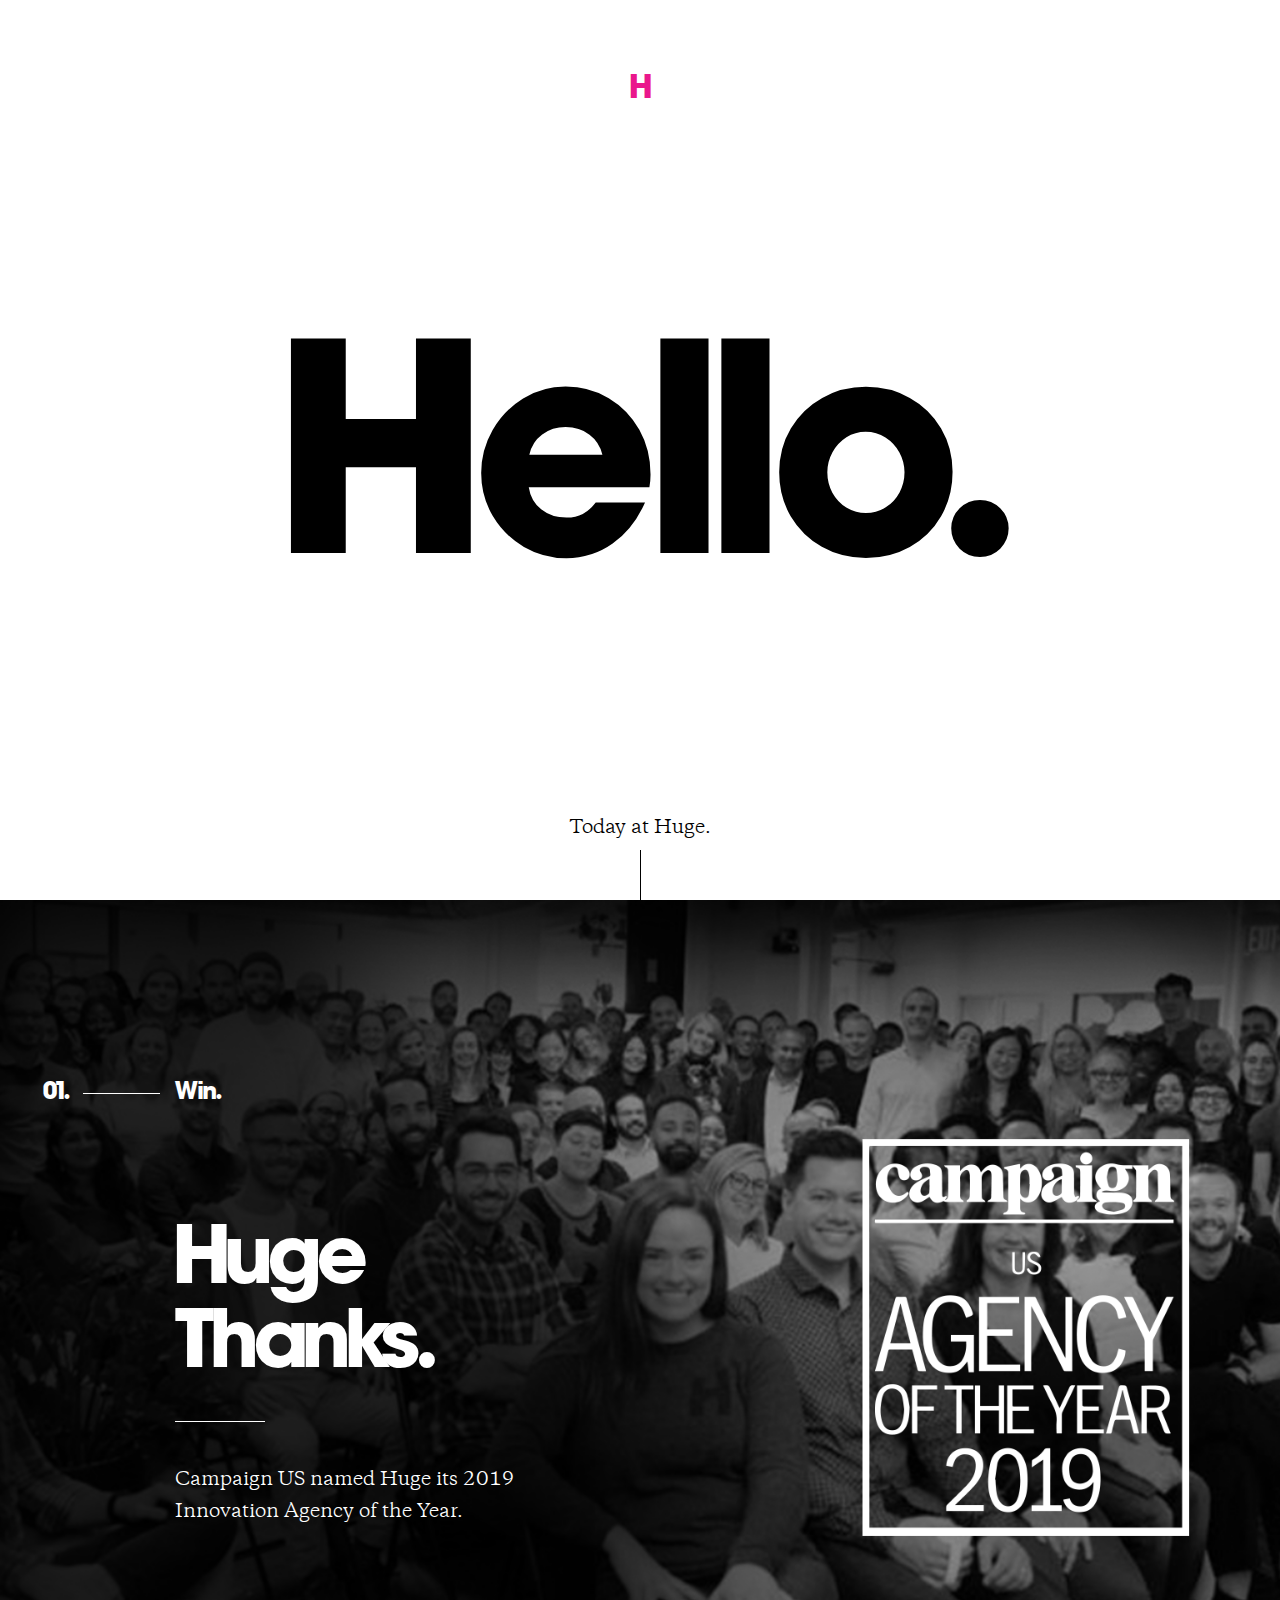
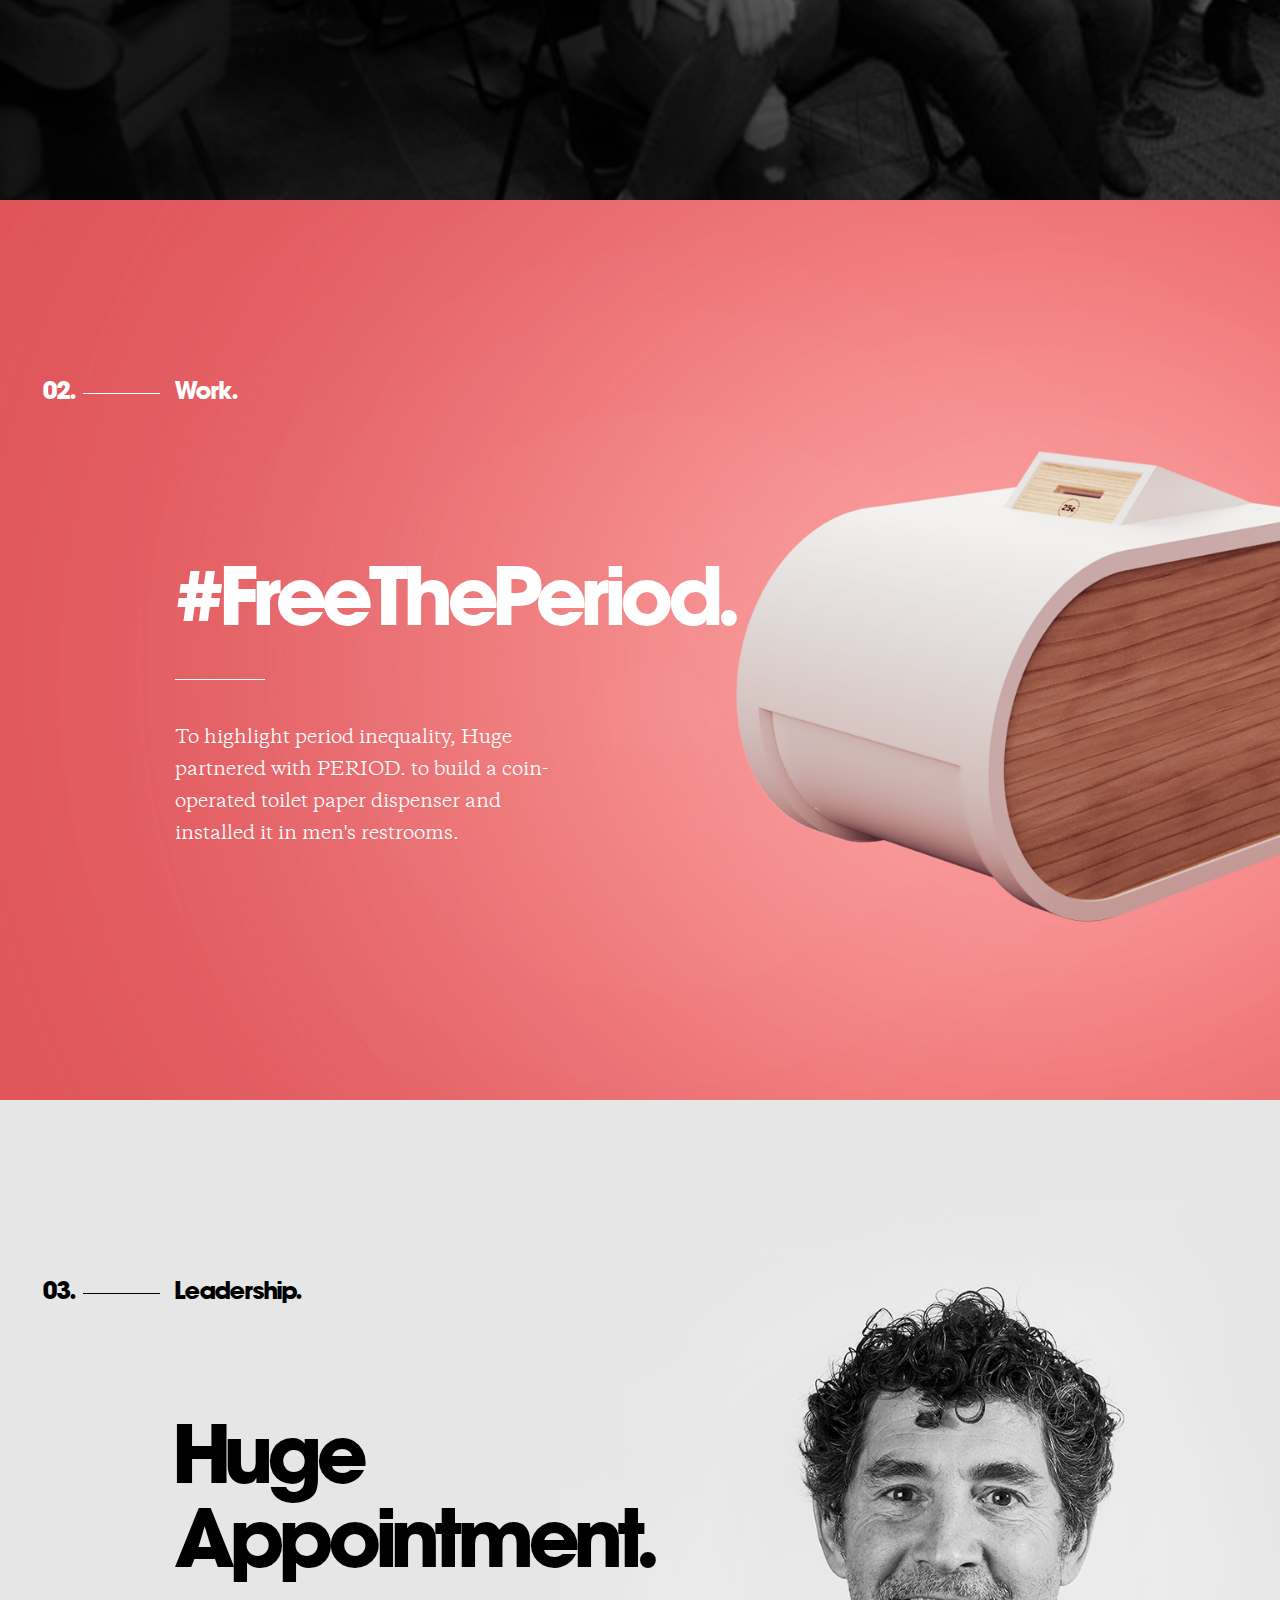
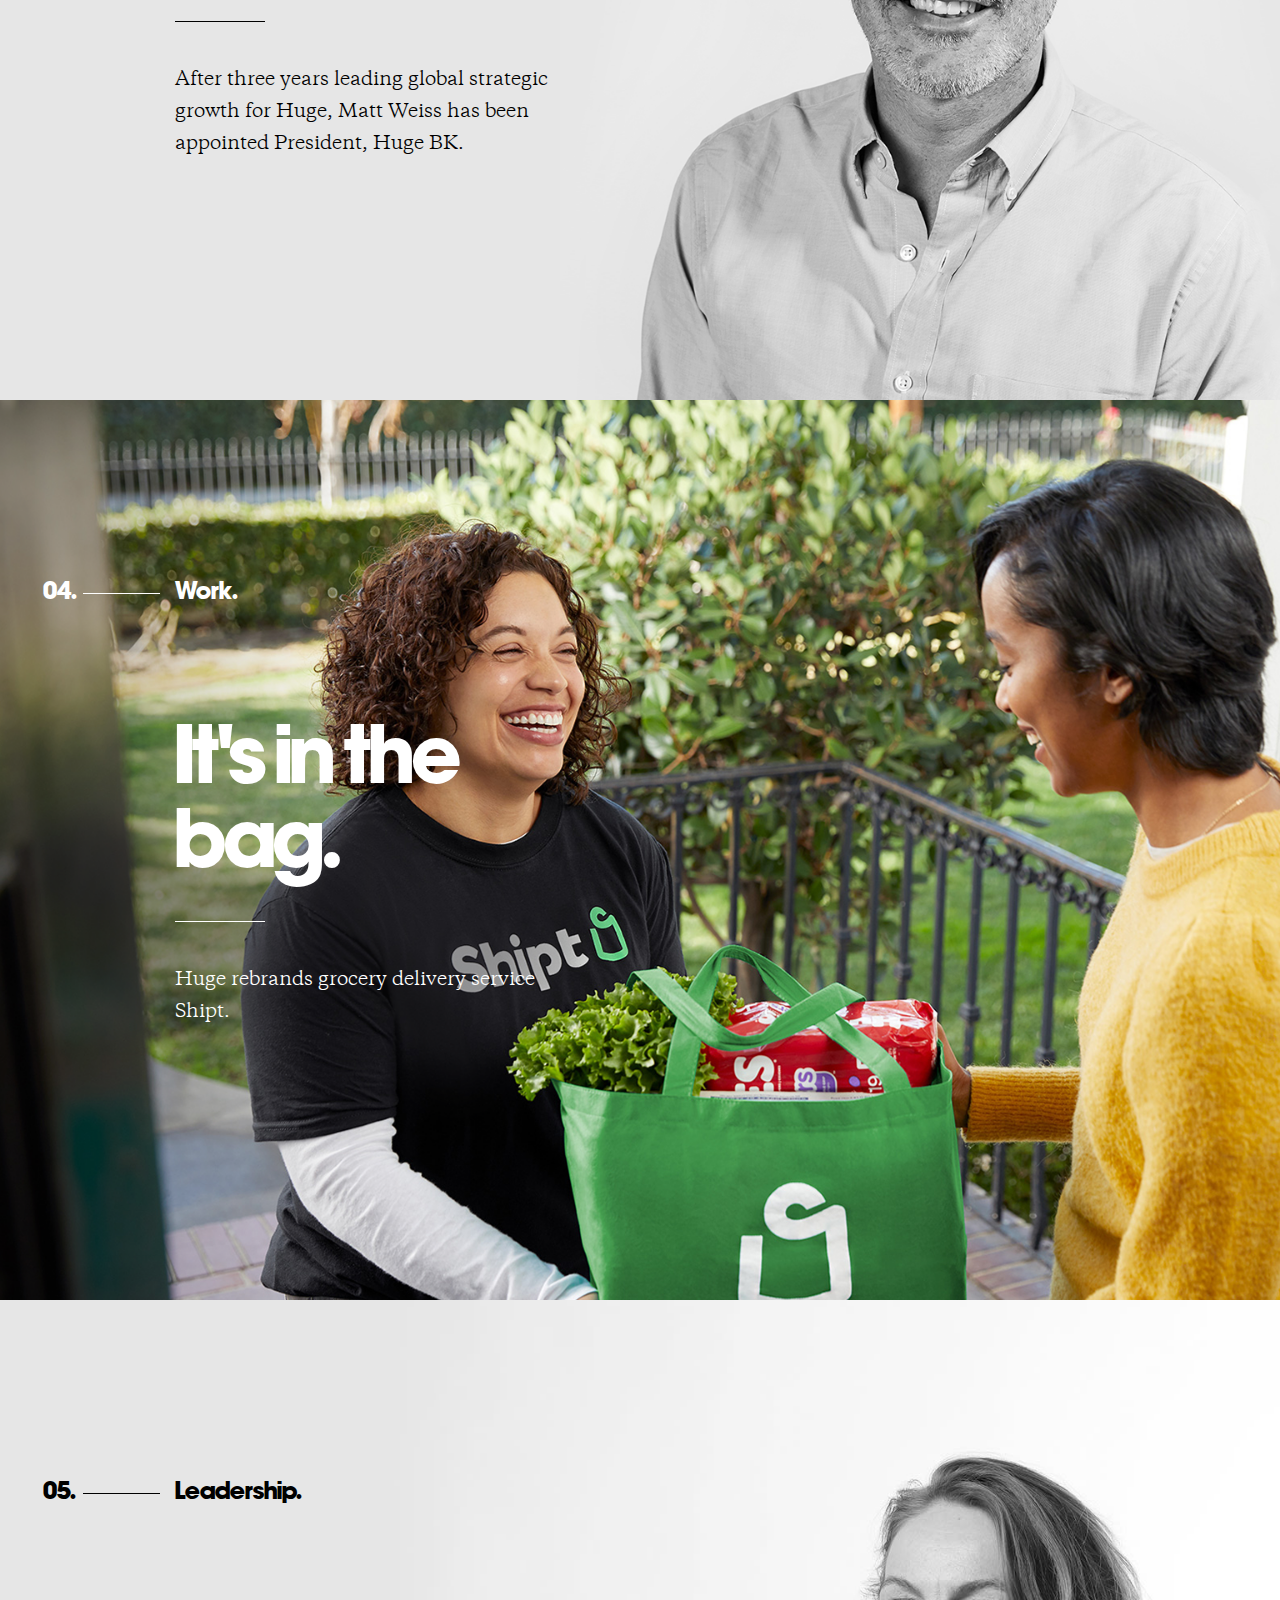
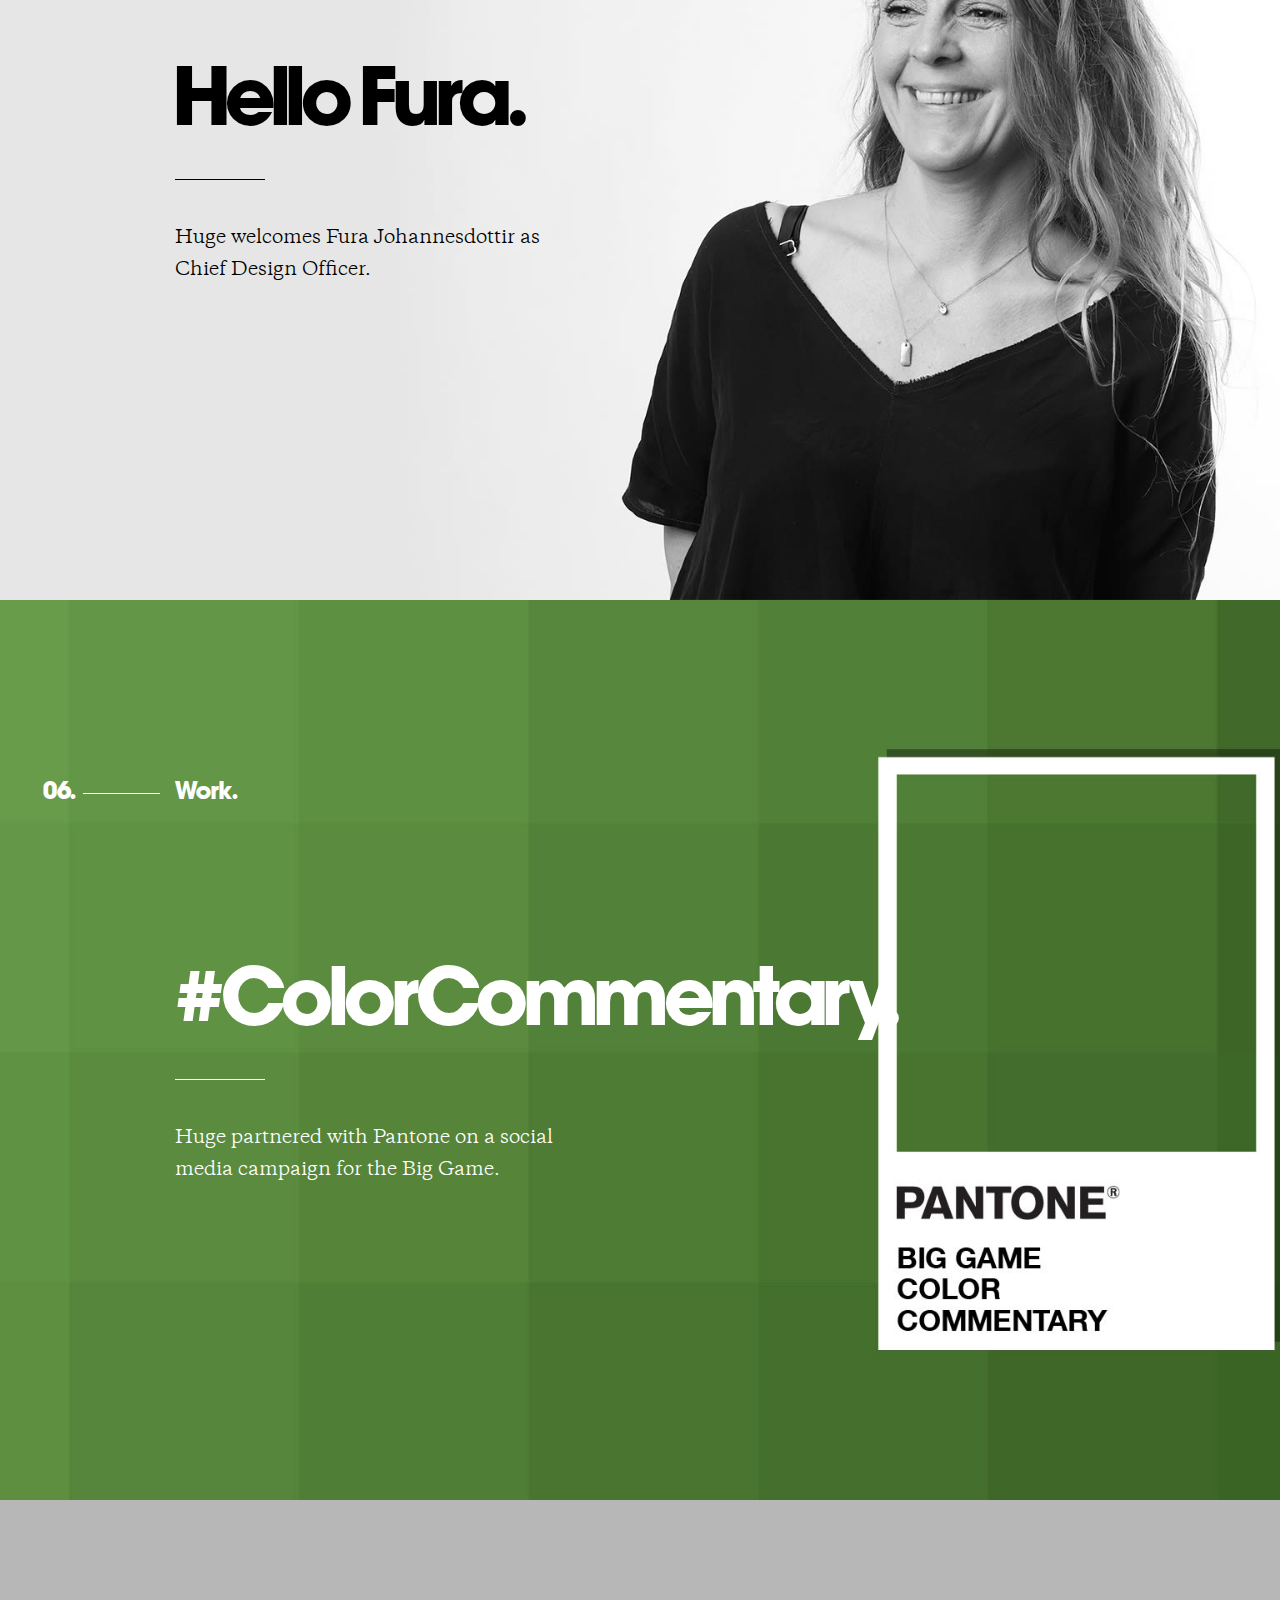
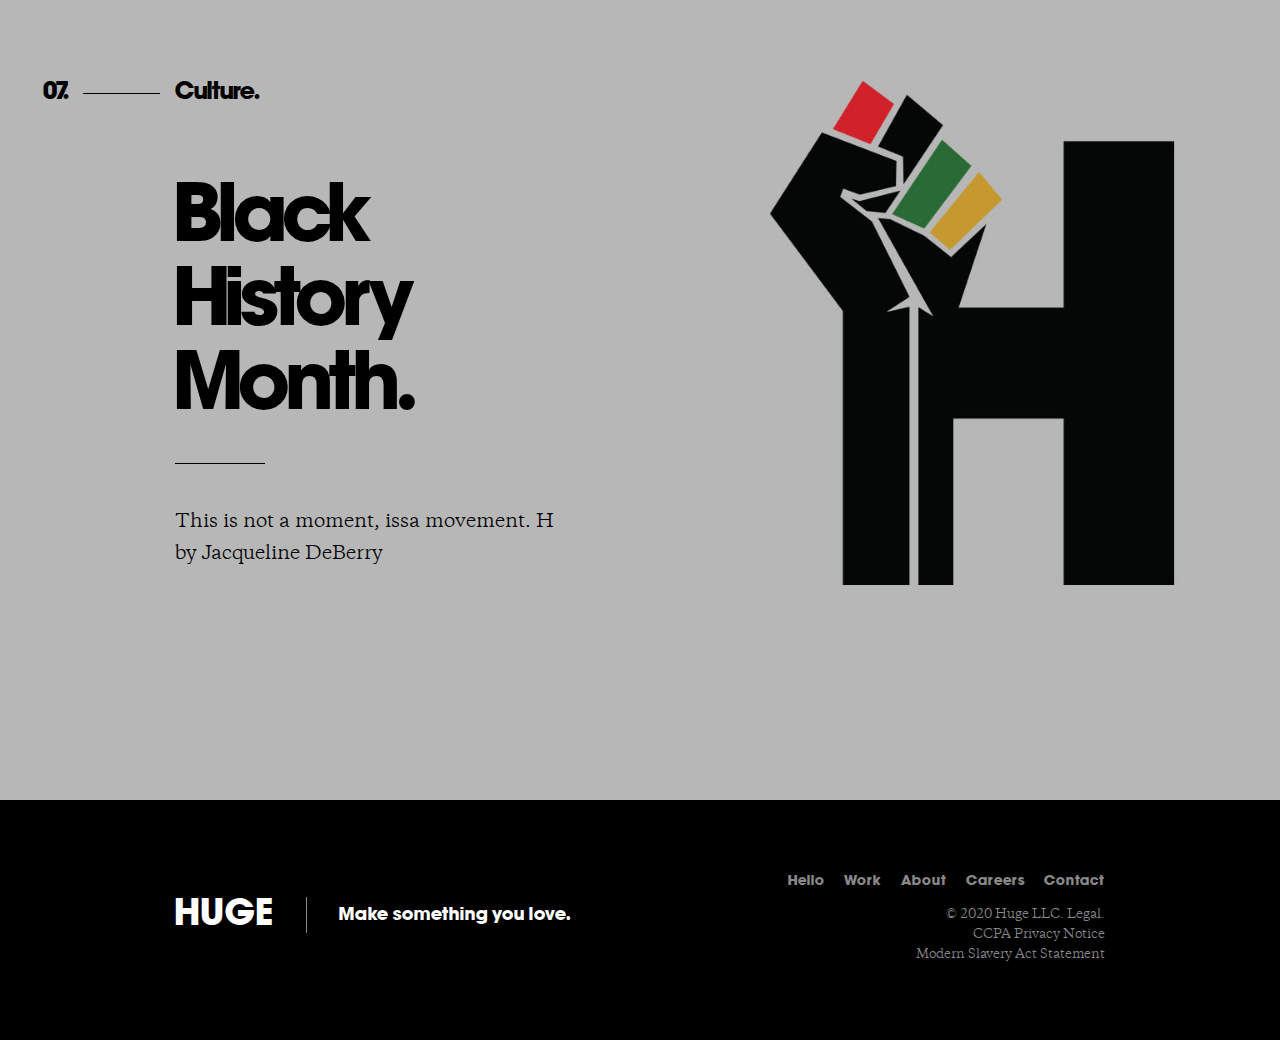
<file: index.html>
<!doctype html>
<html lang="ko" >
<head>
    <title>Huge Inc.</title>
    <meta charset="utf-8">
    <meta name="description" content="Huge Inc Website">
    <meta name="keywords" content="Design, Agency, Web, UI, UX">
    <meta name="author" content="Kevin">
    <meta name="viewport" content="width=device-width, initial-scale=1.0, user-scalable=no">
    <!--  브라우저 css 초기화 -->
    <link rel="stylesheet" type="text/css" href="css/destyle.css">
    <link rel="stylesheet" type="text/css" href="css/common.css">
    <link rel="stylesheet" type="text/css" href="css/home.css">
    <!-- 구글 Noto Sans KR 웹폰트 링크 -->
    <link href="https://fonts.googleapis.com/css?family=Noto+Sans+KR&display=swap" rel="stylesheet">


   <script>

   /* 쿠키 연습 */
     
     document.cookie = "username=Kevin";
     document.cookie = "age=44";
     document.cookie = "sex=man";

     var x =  document.cookie;
     console.log(x);
       
       var y= getCookie("username");
        console.log(y);
        function getCookie(cname) {
                var name = cname + "=";
                var decodedCookie = decodeURIComponent(document.cookie);
                var ca = decodedCookie.split(';');
                for (var i = 0; i < ca.length; i++) {
                    var c = ca[i];
                    while (c.charAt(0) == ' ') {
                        c = c.substring(1);
                    }
                    if (c.indexOf(name) == 0) {
                        return c.substring(name.length, c.length);
                    }
                }
                return "";
            }
      
       
   /* 변수 선언 */

   var header_state = 0; /* 헤더 보이기 상태 */

   function logoClick() { 

    if (document.body.clientWidth > 767) 
        
        { 
            if (header_state == 0 ) { 
                document.getElementById("home_header").style.height = "auto";
                document.getElementById("main").style = "padding-top:440px;";

                document.getElementById("logo").style.display = "none";
                document.getElementById("logo_open").style.display = "flex";
                header_state = 1; /* 헤더 
                visible 상태로 기억 */
            } 
            else {  
                document.getElementById("home_header").style.height = "0px"
                document.getElementById("main").style = "padding-top:0px;";

                document.getElementById("logo").style.display = "flex";
                document.getElementById("logo_open").style.display = "none";
                header_state = 0; /* 헤더 hidden 상태 기억 */
                } 
        }

        else {  if (header_state == 0 ) { 
                document.getElementById("home_header").style.height = "auto";
                document.getElementById("main").style = "padding-top:80vh;";

                document.getElementById("logo").style.display = "none";
                document.getElementById("logo_open").style.display = "flex";

                header_state = 1; /* 헤더 visible 상태로 기억 */
             } 
            else {  
                document.getElementById("home_header").style.height = "0px";
                document.getElementById("main").style = "padding-top:0px;";

                document.getElementById("logo").style.display = "flex";
                document.getElementById("logo_open").style.display = "none";
                header_state = 0; /* 헤더 hidden 상태 기억 */
                }   
            }

      }
      
      
    </script>
</head>

<body>

<!-- home_logo 위치  -->

<div id="logo" onclick="logoClick()"><span>H</span></div>
<div id="logo_open" onclick="logoClick()"><span>HUGE</span></div>


   <header id="home_header">
       <nav class="gnb"> <!-- 메뉴 ul 시작 -->
           <ul class="menu_wrap"> <!-- 메뉴 ul 시작 -->
                <li>
                    <a href="index.html">Hello.</a>
                    <hr>
                    <p>Today at Huge.</p>
                    <div></div>
                </li>
                <li>
                    <a href="work/work.html" target="main" >Work.</a>
                    <hr>
                    <p>What we've made.</p>
                    <div></div>
                </li>
                <li>
                    <a href="about/about.html">About.</a>
                    <hr>
                    <p>Who we are.</p>
                    <div></div>
                </li>
                <li>
                    <a href="careers/careers.html">Careers.</a>
                    <hr>
                    <p>Join the team.</p>
                    <div></div>
                </li>
                <li>
                    <a href="contact/contact.html">Contact.</a>
                    <hr>
                    <p>Get in touch.</p>
                    <div></div>
                </li>
            
           </ul> <!-- 메뉴 ul 끝 -->
        
       <div class="gnb_aside">  <!-- 헤더 안에 부가 정보 -->
           <p>Explore our thought leadership at </p>
           <a href="http://magenta.as/">MAGENTA<span>.</span></a> 
        </div>
    </nav> 
   </header>


<main id="main" >

<!-- section_home_hello 시작 -->


<section class="home_hello"  > 
        <div  class="home_hello_wrap" >  <!-- home_hello_wrap 시작 -->
            <div class="home_hello_title_wrap">
                <h1 class="home_hello_title_h1">Hello.</h1>
                <h1 class="home_hello_title_h1_m">Hi.</h1>
            </div>
            <div id="next_wrap" class="home_hello_next_wrap" >
                <p class="home_hello_next_p">Today at Huge.</p>
                <div class="home_hello_next_line"></div>
            </div>
        </div> <!-- home_hello_wrap 끝 -->
    </section>  <!-- section_home_hello 끝 -->

<!-- section_01 시작 -->

<section id="home_01">
   
      <div class="home_01"> <!--home_01_wrap 시작 -->
            
            <div class="home_section_index_wrap">
                     <h5 class="index_num  color_white">01.</h5> 
                     <div class="index_line  index_line_white"></div>
            </div>
        
            <div class="home_section_contents_wrap">
                <div class="home_section_contents_detail_wrap">
                    <h5 class="index_num_m color_white">01.</h5>
                    <div class="index_line_m  index_line_white"></div>
                    <h5 class="index_text color_white">Win.</h5>

                    <div class="home_section_contents_detail">
                        <h2 class="color_white">Huge Thanks.</h2>
                        <hr />
                        <p  class="color_white">Campaign US named Huge its 2019 Innovation Agency of the Year.</p>
                    </div>
                </div>

            </div>

            <div class="home_section_detail_wrap">
        
            </div>
        
      </div> <!-- home_01_wrap 끝 -->
 
</section> <!-- section_01 끝 -->


<!-- section_02 시작 -->

<section id="home_02">
   
   <div class="home_02"> <!--home_02_wrap 시작 -->
         
         <div class="home_section_index_wrap">
             <h5 class="index_num color_white">02.</h5> 
             <div class="index_line index_line_white"></div>
         </div>
     
         <div class="home_section_contents_wrap">
             <div class="home_section_contents_detail_wrap">
                <div class="home_section_index_m_wrap">
                    <h5 class="index_num_m color_white">02.</h5>
                    <div class="index_line_m index_line_white"></div>
                </div>
                <h5 class="color_white">Work.</h5>

                 <div class="home_section_contents_detail">
                     <h2 class="color_white">#FreeThePeriod.</h2>
                     <hr />
                     <p  class="color_white">To highlight period inequality, Huge partnered with PERIOD. to build a coin-operated toilet paper dispenser and installed it in men's restrooms.</p>
                 </div>
             </div>

         </div>

         <div class="home_section_detail_wrap">
     
         </div>
     
   </div> <!-- home_02_wrap 끝 -->

</section> <!-- section_02 끝 -->

<!-- section_03 시작 -->

<section id="home_03">
   
   <div class="home_03"> <!--home_03_wrap 시작 -->
         
         <div class="home_section_index_wrap">
             <h5 class="index_num">03.</h5> 
             <div class="index_line index_line_black"></div>
         </div>
     
         <div class="home_section_contents_wrap">
              
            <div class="home_section_contents_detail_wrap">
                <div class="home_section_index_m_wrap">
                    <h5 class="index_num_m" >03.</h5>
                    <div class="index_line_m index_line_black"></div>
                </div>
                 <h5>Leadership.</h5>

                 <div class="home_section_contents_detail">
                     <h2>Huge Appointment.</h2>
                     <hr class="border_black" />
                     <p>After three years leading global strategic growth for Huge, Matt Weiss has been appointed President, Huge BK.</p>
                 </div>
             </div>

         </div>

         <div class="home_section_detail_wrap">
     
         </div>
     
   </div> <!-- home_03_wrap 끝 -->

</section> <!-- section_03 끝 -->


<!-- section_04 시작 -->

<section id="home_04">
   
   <div class="home_04"> <!--home_04_wrap 시작 -->
         
         <div class="home_section_index_wrap">
             <h5 class="index_num color_white">04.</h5> 
             <div class="index_line index_line_white"></div>
         </div>
     
         <div class="home_section_contents_wrap">
             <div class="home_section_contents_detail_wrap">
                <div class="home_section_index_m_wrap">
                    <h5 class="index_num_m color_white">04.</h5>
                    <div class="index_line_m index_line_white"></div>
                </div>
                 <h5 class="color_white">Work.</h5>

                 <div class="home_section_contents_detail">
                     <h2 class="color_white">It's in the bag.</h2>
                     <hr />
                     <p  class="color_white">Huge rebrands grocery delivery service Shipt.</p>
                 </div>
             </div>

         </div>

         <div class="_detail_wrap">
     
         </div>
     
   </div> <!-- home_04_wrap 끝 -->

</section> <!-- section_04 끝 -->

 <!-- section_05 시작 -->

<section id="home_05">
   
   <div class="home_05"> <!--home_05_wrap 시작 -->
         
         <div class="home_section_index_wrap">
             <h5 class="index_num">05.</h5> 
             <div class="index_line index_line_black"></div>
         </div>
     
         <div class="home_section_contents_wrap">
             <div class="home_section_contents_detail_wrap">
                <div class="home_section_index_m_wrap">
                    <h5 class="index_num_m">05.</h5>
                    <div class="index_line_m index_line_black"></div>
                </div>
                 <h5>Leadership.</h5>

                 <div class="home_section_contents_detail">
                     <h2>Hello Fura.</h2>
                     <hr class="border_black" />
                     <p>Huge welcomes Fura Johannesdottir as Chief Design Officer.</p>
                 </div>
             </div>

         </div>

         <div class="_detail_wrap">
     
         </div>
     
   </div> <!-- home_05_wrap 끝 -->

</section> <!-- section_05 끝 -->

<!-- section_06 시작 -->

<section id="home_06">
   
   <div class="home_06"> <!--home_06_wrap 시작 -->
         
         <div class="home_section_index_wrap">
             <h5 class="index_num color_white">06.</h5> 
             <div class="index_line index_line_white"></div>
         </div>
     
         <div class="home_section_contents_wrap">
             <div class="home_section_contents_detail_wrap">
                <div class="home_section_index_m_wrap">
                    <h5 class="index_num_m color_white">06.</h5>
                    <div class="index_line_m index_line_white"></div>
                </div>

                 <h5 class="color_white">Work.</h5>

                 <div class="home_section_contents_detail">
                     <h2 class="color_white">#ColorCommentary.</h2>
                     <hr />
                     <p  class="color_white">Huge partnered with Pantone on a social media campaign for the Big Game.</p>
                 </div>
             </div>

         </div>

         <div class="home_section_detail_wrap">
     
         </div>
     
   </div> <!-- home_06_wrap 끝 -->

</section> <!-- section_06 끝 -->

<!-- section_07 시작 -->

<section id="home_07">
   
   <div class="home_07"> <!--home_07_wrap 시작 -->
         
         <div class="home_section_index_wrap">
             <h5 class="index_num">07.</h5> 
             <div class="index_line index_line_black"></div>
         </div>
     
         <div class="home_section_contents_wrap">
             <div class="home_section_contents_detail_wrap">
                <div class="home_section_index_m_wrap">
                    <h5 class="index_num_m">07.</h5>
                    <div class="index_line_m index_line_black"></div>
                </div>
                 <h5>Culture.</h5>

                 <div class="home_section_contents_detail">
                     <h2>Black History Month.</h2>
                     <hr class="border_black" />
                     <p>This is not a moment, issa movement. H by Jacqueline DeBerry</p>
                 </div>
             </div>

         </div>

         <div class="home_section_detail_wrap">
     
         </div>
     
   </div> <!-- home_07_wrap 끝 -->

</section> <!-- section_07 끝 -->


<!-- footer 시작 선택자 사용 -->


<div class="home_footer bg_color_black white">

    <div>
        <div class="footer_content_left" >
           <div class="color_white"><a href="index.html">HUGE</a></div>
           <p class="color_white">Make something you love.</p>
        </div>

        <div class="footer_content_right" >
            <div >
               <a href="index.html">Hello</a>
               <a href="work/work.html">Work</a>
               <a href="about/about.html">About</a>
               <a href="careers/careers.html">Careers</a>
               <a href="contact/contact.html" class="margin_right_none">Contact</a>
            </div>
            <p class="footer_aside">© 2020 Huge LLC. Legal.<br>
                CCPA Privacy Notice<br>
                Modern Slavery Act Statement 
            </p>

        </div>
    </div>


</div>

</main>
</body>

</html>
</file>
<file: css/common.css>
/* 웹 폰트 링크 */
        
@font-face { 
   font-family: Galaxie-Book; /* Huge Serif 폰트 */
    src: url(../font/GalaxieCopernicus-Book.woff) }
   
@font-face {
    font-family: HugeGothic-Bold; /* Huge San-serif 폰트 */
           src: url(../font/HugeGothic-Bold.woff) }


/* 타이포크래피 css */

h1, h2, h3, h4, h5, h6 { font-family: HugeGothic-Bold; font-weight: 400;  -webkit-font-smoothing: antialiased;   }

p { font-family: Galaxie-Book; -webkit-font-smoothing: antialiased;  }

h1 { font-size: 170px; line-height: 170px; }
h2 { font-size: 80px; line-height: 84px; letter-spacing: -2px; }
h3 { font-size: 56px; line-height: 70px; letter-spacing: -4px; }
h4 { font-size: 44px; line-height: 46x;  }
h5 { font-size: 24px; line-height: 24px;  }
h6 { font-size: 22px; line-height: 22px;  }

p { font-size: 18px; line-height: 34px; letter-spacing: -0.27504;}

.h3_serif { font-family: Galaxie-Book;  font-size: 56px; line-height: 70px; letter-spacing: -4px; }
.h4_sans { font-size: 44px; line-height: 44px; }
.h5_sans { font-size: 24px; line-height: 30px; }
.h6_sans { font-size: 44px; line-height: 44px; }

.p_small_1 { font-size: 16px; letter-spacing: -1px;}
.p_small_2 { font-size: 12px; line-height: 22.6667px; letter-spacing: -0.27504px;}
.p_small_sans { font-size: 14px; line-height: 20px;}

.h5_kr {font-family: 'Noto Sans KR', sans-serif; font-size: 20x; font-weight: 900;  line-height: 22px; }
.h6_kr { font-family: Arial, Helvetica, sans-serif; font-size: 18px; font-weight:900; line-height: 18px; }
.p_kr { font-family:  'Noto Sans KR', sans-serif; font-size: 18px; font-weight: 100; line-height: 18px;}




@keyframes logo_animation_bg {
    0%{background-position:0% 0%}
    100%{background-position:100% 100%}
}

@keyframes logo_animation_h {
  0%{color:white;}
  90%{color:white;}
  100%{color: #ea178c;}
}

/* header animation 사용시 backup 

@keyframes header_animation_open

{ from { height: 0px;     } 
  to  { height: 440px;    }   }

@keyframes header_animation_close

{ from { height: 440px;     } 
  to  { height: 0px;    }   }


@keyframes header_animation_m_open

{ from { height: 0px;     } 
  to  { height: 80vh;    }   }

@keyframes header_animation_m_close

{ from { height: 80vh;     } 
  to  { height: 0px;    }   }


*/

/* 헤더 부분 css */

#logo {width: 74px; height: 74px; display: flex; justify-content: center; align-items: center; font-family: HugeGothic-Bold, Arial, Helvetica, sans-serif; font-size:32px; color:#ea178c;  position: fixed; top:50px; left:calc(50% - 37px); z-index: 200; padding-top: 4px; box-sizing: border-box; 
background: linear-gradient(315deg, #ea178c, #ffffff,#ffffff, #ea178c, #ffffff, #ffffff);
  background-size: 800% 800%; animation:logo_animation_bg 0.8s;
  animation-iteration-count: 1; } 

#logo_open {width: 120px; height: 74px; display: flex; justify-content: center; align-items: center; font-family: HugeGothic-Bold, Arial, Helvetica, sans-serif; font-size:32px; color:#ea178c;  position: fixed; top:50px; left:calc(50% - 60px); z-index: 200; padding-top: 4px; box-sizing: border-box; 
 display: none;} 

#logo span { animation:logo_animation_h 0.6s;
  animation-iteration-count: 1; }

header { width: 100%; height: 0px; background-color:#f4f4f4; display:block; overflow: hidden; position: fixed; z-index: 100;
transition: height 0.2s;
} 

nav { width: 100%; height: 440px;  display: flex;  justify-content: center; align-items: center; box-sizing: border-box; position: relative; }

.menu_wrap { width: 1050px; height: 90px; display: flex; justify-content: space-between; }
.menu_wrap li {width: 190px; height: 90px; display: flex; flex-direction: column; align-items: center;}
.menu_wrap li a {font-family:HugeGothic-Bold; font-size: 36px; color:black; line-height:36px; }
.menu_wrap li a:hover {color:#ea178c; cursor: pointer;}
.menu_wrap li p { font-family: Galaxie-Book; font-size: 14px; font-weight: 100; line-height: 28px; letter-spacing: -1px;}
.menu_wrap li hr {display: none;}
.menu_wrap li div {border-bottom: 1px solid black; width:48px; height: 36px; } 

.gnb_aside { width:320px; height: 22px; position: absolute; top:350px; left: calc(50vw - 160px);  display: flex; justify-content: center; }
.gnb_aside p { font-family: Galaxie-Book; font-size: 14px; font-weight: 100; line-height: 22px; letter-spacing: -1px;} 
.gnb_aside a { font-family:HugeGothic-Bold; font-size: 16px; line-height: 21px; margin-left: 6px; padding-top: 1px; cursor: pointer; }
.gnb_aside a:hover { color:#ea178c; cursor: pointer; }
.gnb_aside a span { color:#ea178c;}

/* common.css 요소 */

.color_white { color: white;}
.color_black { color: black;}
.border_white {border-top: 1px solid white; }
.border_black {border-top: 1px solid black; }

.hero { width: 100vw; height: 80vh;
 background-size: cover; background-position: center; padding: 140px 0 60px; box-sizing: border-box; }



/* footer css */

.bg_color_black {background-color: black;}

.home_footer {width: 100%; height: 240px; padding: 70px 0 80px; box-sizing: border-box;}

.footer_content_wrap {  }

.home_footer > div { width: 100%; height: 90px ; padding: 0 calc(12.5vw + 15px); display: flex; justify-content: space-between;}

.footer_content_left { display: flex; align-items: center;  }

.footer_content_left > div { font-family: HugeGothic-Bold; font-size: 36px; line-height: 36px; border-right: 1px solid #888888; padding-right:32px; margin-right: 32px; letter-spacing: 2px; }

.footer_content_left > p { font-family: HugeGothic-Bold; font-size: 18px; line-height: 36px; letter-spacing: 1px; }

.footer_content_right { display: flex;  flex-direction: column;}
.footer_content_right > div { font-family: HugeGothic-Bold; font-size: 14px; line-height: 24px; letter-spacing: 1px; color: #888; margin-bottom: 10px; }

.footer_content_right a {margin-right:16px;}
.footer_content_right a:last-child {margin-right: 0;}

.footer_aside { font-family:Galaxie-Book; 
font-size:12px; line-height: 20px; text-align: right;
color: #888; }

@media screen and (max-width:999px) 
{ 

h2 {font-size: 72px; letter-spacing: -1px;}
h5 {font-size: 16px;}

}

@media screen and (max-width:767px) 
{ 

h2 {font-size: 40px; letter-spacing: -1px;}
h5 {font-size: 14px;}

#logo {width: 60px; height: 60px; display: flex; justify-content: center; align-items: center; font-family: HugeGothic-Bold, Arial, Helvetica, sans-serif; font-size:28px; color:#ea178c;  position: fixed; top:25px; left:calc(50% - 30px); z-index: 200; padding-top: 4px; box-sizing: border-box; 
background: linear-gradient(315deg, #ea178c, #ffffff,#ffffff, #ea178c, #ffffff, #ffffff);
  background-size: 800% 800%; animation:logo_animation_bg 0.8s;
  animation-iteration-count: 1; } 

#logo_open {width: 120px; height: 60px; display: flex; justify-content: center; align-items: center; font-family: HugeGothic-Bold, Arial, Helvetica, sans-serif; font-size:28px; color:#ea178c;  position: fixed; top:25px; left:calc(50% - 60px); z-index: 200; padding-top: 4px; box-sizing: border-box; 
    display: none;} 

  header { width: 100%; height: 0px; background-color:#f4f4f4; display:block; overflow: hidden; position: fixed; transition: height 0.5s;  } 

  nav { width: 100%; height: 80vh;  display: flex;  justify-content: center; align-items: center; box-sizing: border-box; position: relative;  }
  
  .menu_wrap { width: 100%; height: 100%; display: flex; flex-direction: column; justify-content: center; 
  }
  .menu_wrap li {width: 80%; height: 15vw; display: flex; flex-direction: row; align-items: center; justify-content: space-between; margin: 0 auto;}
  .menu_wrap li a {font-family:HugeGothic-Bold; font-size: 20px; color:black; line-height:36px; white-space: nowrap;  }
  .menu_wrap li a:hover {color:#ea178c; cursor: pointer;}
  .menu_wrap li p { font-family: Galaxie-Book; font-size: 16px; font-weight: 100; line-height: 28px; letter-spacing: -1px;  text-align: right; white-space: nowrap;}
  .menu_wrap li hr {display: block; height: 1px; border-top: 1px solid black; width: 40%; margin: 0 3vw; }
  .menu_wrap li div {display: none; } 
  
  .gnb_aside { width:320px; height: 22px; position: absolute; top:90%; left: calc(50% - 160px);  display: flex; justify-content: center; }
  .gnb_aside p { font-family: Galaxie-Book; font-size: 14px; font-weight: 100; line-height: 22px; letter-spacing: -1px;} 
  .gnb_aside a { font-family:HugeGothic-Bold; font-size: 16px; line-height: 21px; margin-left: 6px; padding-top: 1px; cursor: pointer; }
  .gnb_aside a:hover { color:#ea178c; cursor: pointer; }
  .gnb_aside a span { color:#ea178c;}
  






  /* footer css */


.home_footer { padding: 50px 0; box-sizing: border-box; }

.footer_content_wrap {  }

.home_footer > div {  height: auto; padding: 0; display: flex; justify-content: flex-start; align-items: flex-start;
flex-direction: column; width:74.35897%; margin: 0 auto;
 }

.footer_content_left { align-items: flex-start; }

.footer_content_left > div { font-size: 24px; line-height: 28px;  padding-right:5vw; margin-right: 5vw; letter-spacing: 1px; font-weight: 100; }

.footer_content_left > p { font-size: 18px; line-height: 28px; letter-spacing: 1px; }

.footer_content_right { display: flex;  flex-direction: column;}

.footer_content_right > div { font-size: 14px; line-height: 24px; letter-spacing: 1px; margin-bottom: 10px; margin-top: 10px; }

.footer_content_right a { margin-right:16px;}
.footer_content_right a:last-child {margin-right: 0;}

.footer_aside { font-size:12px; line-height: 20px; text-align: left; }

}
</file>
<file: css/home.css>
/* home_hell0 클래스 */
body { }

main {width: 100%; transition: padding-top 0.5s; }

.home_hello {width: 100%; height: 100vh;  position: relative; box-sizing: border-box; }

.home_hello_wrap {width: 100%; height: 100%; display: flex; justify-content: center; align-items: center; }
.home_hello_title_wrap { width: 100%; height: 300px;  padding: 28px 0 0 20px;   }
.home_hello_title_h1 {width: 800px; font-size: 290px; line-height: 290px; text-align: center; margin: auto;     } 
.home_hello_title_h1_m {display: none;}

.home_hello_next_wrap {width: 100%; height: 90px; position:absolute; bottom: 0px; left:0px; }
.home_hello_next_p { height: 40px; margin:auto; width: 200px; text-align: center;  }
.home_hello_next_line {height: 50px; margin:auto; width: 1px; border-left: 1px solid black;}

/* home_01 클래스 */
 
.home_01 {width: 100%; height: 100vh;  display: block; background-image: url(../img/hugeinc.png); display: flex; background-size: cover; background-position: center; }

.home_section_index_wrap { width: 12.5%; box-sizing: border-box; padding-top:20vh; padding-bottom:20vh; display: flex; justify-content:flex-end;  }
.index_num { height: 36px; width: 40px; text-align:left; }
.index_line { width:6vw; height: 14px;
}

.index_num_m { height: 36px; width: 40px; text-align:left; display: none;  }
.index_line_m { width:6vw; height: 14px; display: none; }

.index_line_white {border-bottom:1px solid white;}
.index_line_black {border-bottom:1px solid black;}

.home_section_contents_wrap { width: 75vw; box-sizing: border-box; padding-left: 15px; padding-top: 20vh; padding-bottom:20vh;  }


.home_section_contents_detail_wrap { width: 45%; display: block; height:60vh;    }

.home_section_contents_detail { width: 100%; height:95%; display: flex; flex-direction: column; justify-content: center;     }
.home_section_contents_detail > h2 { margin-bottom: 34px;    }
.home_section_contents_detail > hr { height:1px; width:90px; color: white; margin-bottom: 40px;  }
.home_section_contents_detail > p { height:40px; width:90%;  font-weight: 100; line-height: 32px; text-rendering: optimizeLegibility; }


.home_02 {width: 100%; height: 100vh;  background-image: url(../img/Hugeinc_Period.png); display: flex; background-size: cover; background-position: center; }
.home_03 {width: 100%; height: 100vh;  background-image: url(../img/hugeinc10.png); display: flex; background-size: cover; background-position: center;}
.home_04 {width: 100%; height: 100vh;  background-image: url(../img/hugeinc12.png); display: flex; background-size: cover; background-position: center;}
.home_05 {width: 100%; height: 100vh;  background-image: url(../img/hugeinc2.jpg); display: flex; background-size: cover; background-position: center;}
.home_06 {width: 100%; height: 100vh; background-image: url(../img/hugeinc3.jpg); display: flex; background-size: cover; background-position: center; }
.home_07 {width: 100%; height: 100vh; background-image: url(../img/hugeinc1.jpg); display: flex; background-size: cover; background-position: center;}

@media screen and (max-width:999px) and (min-width:768px)

{    
   .home_hello_title_wrap { width: 100%; height: 300px;  padding: 28px 0 0 0px;   }

 } 

@media screen and (max-width:767px)

{ 

.home_hello {height: 100vh;}
.home_hello_title_h1 { display: none; } 
.home_hello_title_h1_m {width:320px; display: block; font-size: 290px; text-align: center; margin: auto; line-height: 290px;  }

.home_section_index_wrap {display: none;}
.home_section_detail_wrap {display: none;}
.home_section_contents_wrap {width: 87.34177%; margin: 0 auto; }
.home_section_contents_detail_wrap { width: 90%; }
.home_section_contents_detail { justify-content: flex-start; }

.home_01 {  background-image: url(../img/hugeinc11_m.png); }
.home_02 {  background-image: url(../img/hugeinc2_m.png); }
.home_03 {  background-image: url(../img/hugeinc33_m.png); }
.home_04 {  background-image: url(../img/hugeinc4_m.png); }
.home_05 {  background-image: url(../img/hugeinc55_m.png); }
.home_06 {  background-image: url(../img/hugeinc6_m.jpg); }
.home_07 {  background-image: url(../img/hugeinc7_m.jpg); }


.index_num {display: none; }
.index_line {display: none; }
.index_num_m {display: block; width: 24px; float: left;}
.index_line_m {display: block; float: left; width:6vw; margin-right: 8px;}

.home_section_contents_detail > h2 { margin-bottom: 0px; text-align: left;   }
.home_section_contents_detail > hr { margin-bottom: 12px;  }


}
</file>
<file: css/destyle.css>
/*! destyle.css v1.0.11 | MIT License | https://github.com/nicolas-cusan/destyle.css */

/* Reset box-model
   ========================================================================== */

* {
  box-sizing: border-box;
}

::before,
::after {
  box-sizing: inherit;
}

/* Document
   ========================================================================== */

/**
 * 1. Correct the line height in all browsers.
 * 2. Prevent adjustments of font size after orientation changes in iOS.
 * 3. Remove gray overlay on links for iOS.
 */

html {
  line-height: 1.15; /* 1 */
  -webkit-text-size-adjust: 100%; /* 2 */
  -webkit-tap-highlight-color: transparent; /* 3*/
}

/* Sections
   ========================================================================== */

/**
 * Remove the margin in all browsers.
 */

body {
  margin: 0;
}

/**
 * Render the `main` element consistently in IE.
 */

main {
  display: block;
}

/* Vertical rhythm
   ========================================================================== */

p,
table,
blockquote,
address,
pre,
iframe,
form,
figure,
dl {
  margin: 0;
}

/* Headings
   ========================================================================== */

h1,
h2,
h3,
h4,
h5,
h6 {
  font-size: inherit;
  line-height: inherit;
  font-weight: inherit;
  margin: 0;
}

/* Lists (enumeration)
   ========================================================================== */

ul,
ol {
  margin: 0;
  padding: 0;
  list-style: none;
}

/* Lists (definition)
   ========================================================================== */

dt {
  font-weight: bold;
}

dd {
  margin-left: 0;
}

/* Grouping content
   ========================================================================== */

/**
 * 1. Add the correct box sizing in Firefox.
 * 2. Show the overflow in Edge and IE.
 */

hr {
  box-sizing: content-box; /* 1 */
  height: 0; /* 1 */
  overflow: visible; /* 2 */
  border: 0;
  border-top: 1px solid;
  margin: 0;
  clear: both;
  color: inherit;
}

/**
 * 1. Correct the inheritance and scaling of font size in all browsers.
 * 2. Correct the odd `em` font sizing in all browsers.
 */

pre {
  font-family: monospace, monospace; /* 1 */
  font-size: inherit; /* 2 */
}

address {
  font-style: inherit;
}

/* Text-level semantics
   ========================================================================== */

/**
 * Remove the gray background on active links in IE 10.
 */

a {
  background-color: transparent;
  text-decoration: none;
  color: inherit;
}

/**
 * 1. Remove the bottom border in Chrome 57-
 * 2. Add the correct text decoration in Chrome, Edge, IE, Opera, and Safari.
 */

abbr[title] {
  border-bottom: none; /* 1 */
  text-decoration: underline; /* 2 */
  text-decoration: underline dotted; /* 2 */
}

/**
 * Add the correct font weight in Chrome, Edge, and Safari.
 */

b,
strong {
  font-weight: bolder;
}

/**
 * 1. Correct the inheritance and scaling of font size in all browsers.
 * 2. Correct the odd `em` font sizing in all browsers.
 */

code,
kbd,
samp {
  font-family: monospace, monospace; /* 1 */
  font-size: inherit; /* 2 */
}

/**
 * Add the correct font size in all browsers.
 */

small {
  font-size: 80%;
}

/**
 * Prevent `sub` and `sup` elements from affecting the line height in
 * all browsers.
 */

sub,
sup {
  font-size: 75%;
  line-height: 0;
  position: relative;
  vertical-align: baseline;
}

sub {
  bottom: -0.25em;
}

sup {
  top: -0.5em;
}

/* Embedded content
   ========================================================================== */

/**
 * Remove the border on images inside links in IE 10.
 */

img {
  border-style: none;
  vertical-align: bottom;
}

embed,
object,
iframe {
  border: 0;
  vertical-align: bottom;
}

/* Forms
   ========================================================================== */

/**
 * Reset form fields to make them styleable
 * 1. Reset radio and checkbox to preserve their look in iOS.
 */

button,
input,
optgroup,
select,
textarea {
  -webkit-appearance: none;
  appearance: none;
  vertical-align: middle;
  color: inherit;
  font: inherit;
  border: 0;
  background: transparent;
  padding: 0;
  margin: 0;
  outline: 0;
  border-radius: 0;
  text-align: inherit;
}

[type='checkbox'] {
  /* 1 */
  -webkit-appearance: checkbox;
  appearance: checkbox;
}

[type='radio'] {
  /* 1 */
  -webkit-appearance: radio;
  appearance: radio;
}

/**
 * Show the overflow in IE.
 * 1. Show the overflow in Edge.
 */

button,
input {
  /* 1 */
  overflow: visible;
}

/**
 * Remove the inheritance of text transform in Edge, Firefox, and IE.
 * 1. Remove the inheritance of text transform in Firefox.
 */

button,
select {
  /* 1 */
  text-transform: none;
}

/**
 * Correct the inability to style clickable types in iOS and Safari.
 */

button,
[type='button'],
[type='reset'],
[type='submit'] {
  cursor: pointer;
  -webkit-appearance: none;
  appearance: none;
}

button[disabled],
[type='button'][disabled],
[type='reset'][disabled],
[type='submit'][disabled] {
  cursor: default;
}

/**
 * Remove the inner border and padding in Firefox.
 */

button::-moz-focus-inner,
[type='button']::-moz-focus-inner,
[type='reset']::-moz-focus-inner,
[type='submit']::-moz-focus-inner {
  border-style: none;
  padding: 0;
}

/**
 * Restore the focus styles unset by the previous rule.
 */

button:-moz-focusring,
[type='button']:-moz-focusring,
[type='reset']:-moz-focusring,
[type='submit']:-moz-focusring {
  outline: 1px dotted ButtonText;
}

/**
 * Reset to invisible
 */

fieldset {
  margin: 0;
  padding: 0;
  border: 0;
  min-width: 0;
}

/**
 * 1. Correct the text wrapping in Edge and IE.
 * 2. Correct the color inheritance from `fieldset` elements in IE.
 * 3. Remove the padding so developers are not caught out when they zero out
 *    `fieldset` elements in all browsers.
 */

legend {
  color: inherit; /* 2 */
  display: table; /* 1 */
  max-width: 100%; /* 1 */
  padding: 0; /* 3 */
  white-space: normal; /* 1 */
}

/**
 * Add the correct vertical alignment in Chrome, Firefox, and Opera.
 */

progress {
  vertical-align: baseline;
}

/**
 * Remove the default vertical scrollbar in IE 10+.
 */

textarea {
  overflow: auto;
}

/**
 * 1. Remove the padding in IE 10.
 */

[type='checkbox'],
[type='radio'] {
  padding: 0; /* 1 */
}

/**
 * Correct the cursor style of increment and decrement buttons in Chrome.
 */

[type='number']::-webkit-inner-spin-button,
[type='number']::-webkit-outer-spin-button {
  height: auto;
}

/**
 * 1. Correct the outline style in Safari.
 */

[type='search'] {
  outline-offset: -2px; /* 1 */
}

/**
 * Remove the inner padding in Chrome and Safari on macOS.
 */

[type='search']::-webkit-search-decoration {
  -webkit-appearance: none;
}

/**
 * 1. Correct the inability to style clickable types in iOS and Safari.
 * 2. Change font properties to `inherit` in Safari.
 */

::-webkit-file-upload-button {
  -webkit-appearance: button; /* 1 */
  font: inherit; /* 2 */
}

/**
 * Clickable labels
 */

label[for] {
  cursor: pointer;
}

/* Interactive
   ========================================================================== */

/*
 * Add the correct display in Edge, IE 10+, and Firefox.
 */

details {
  display: block;
}

/*
 * Add the correct display in all browsers.
 */

summary {
  display: list-item;
}

/* Table
   ========================================================================== */

table {
  border-collapse: collapse;
  border-spacing: 0;
}

caption {
  text-align: left;
}

td,
th {
  vertical-align: top;
}

th {
  text-align: left;
  font-weight: bold;
}

/* Misc
   ========================================================================== */

/**
 * Add the correct display in IE 10+.
 */

template {
  display: none;
}

/**
 * Add the correct display in IE 10.
 */

[hidden] {
  display: none;
}
</file>
